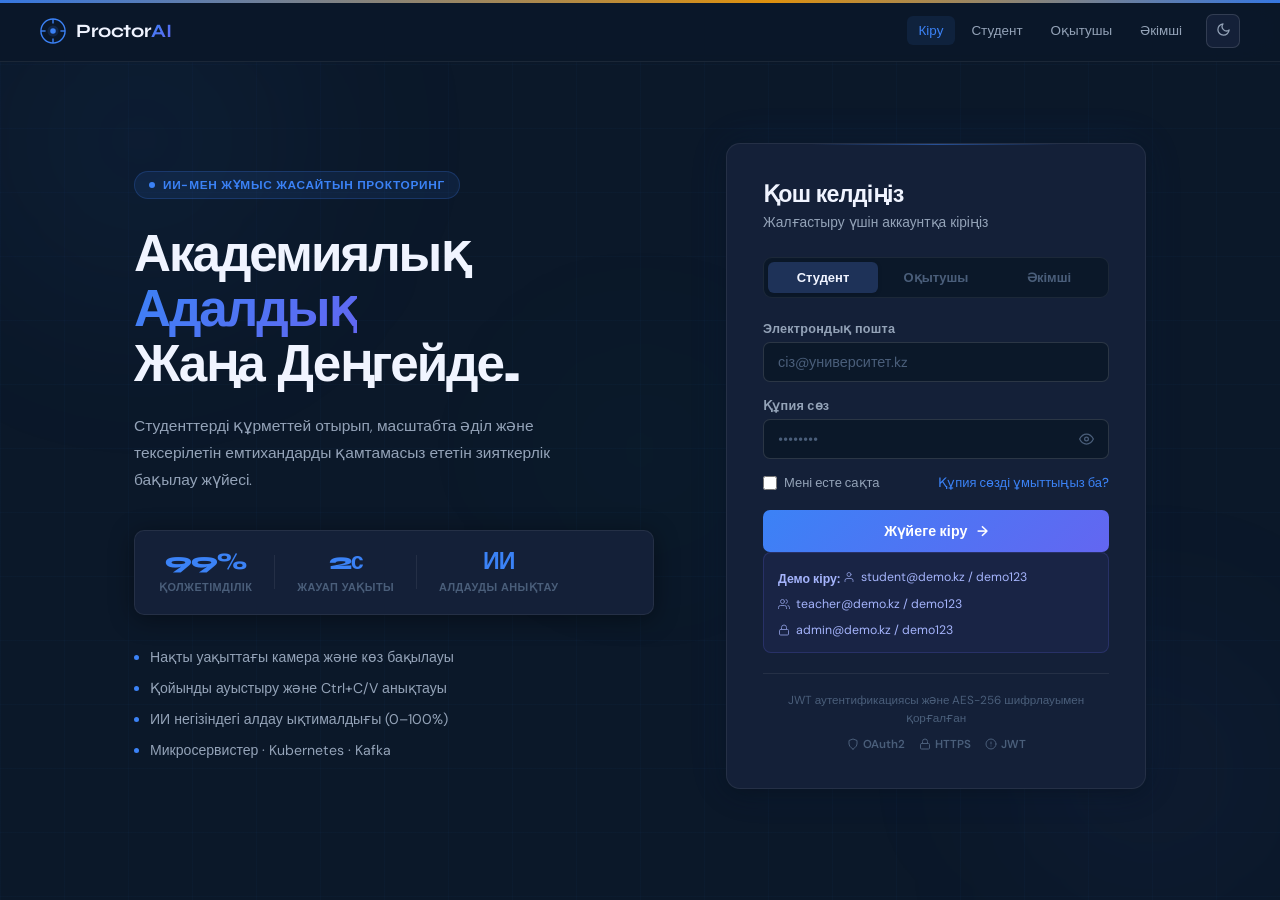
<file: proktorai-kz/index.html>
<!DOCTYPE html>
<html lang="kk">
<head>
  <meta charset="UTF-8" />
  <meta name="viewport" content="width=device-width, initial-scale=1.0" />
  <title>ProctorAI — Зияткерлік Емтихан Бақылауы</title>
  <link rel="stylesheet" href="css/global.css" />
  <link rel="stylesheet" href="css/login.css" />
  <link rel="preconnect" href="https://fonts.googleapis.com">
  <link href="https://fonts.googleapis.com/css2?family=Syne:wght@400;600;700;800&family=DM+Sans:ital,wght@0,300;0,400;0,500;1,300&display=swap" rel="stylesheet">
  <script src="js/theme.js"></script>
</head>
<body>

  <div class="grid-bg"></div>
  <div class="orb orb-1"></div>
  <div class="orb orb-2"></div>
  <div class="orb orb-3"></div>

  <nav class="navbar">
    <a href="index.html" class="nav-logo">
      <div class="logo-icon">
        <svg width="26" height="26" viewBox="0 0 28 28" fill="none">
          <circle cx="14" cy="14" r="13" stroke="var(--accent)" stroke-width="1.5"/>
          <circle cx="14" cy="14" r="6" fill="var(--accent)" opacity="0.15"/>
          <circle cx="14" cy="14" r="3" fill="var(--accent)"/>
          <line x1="14" y1="1" x2="14" y2="6" stroke="var(--accent)" stroke-width="1.5"/>
          <line x1="14" y1="22" x2="14" y2="27" stroke="var(--accent)" stroke-width="1.5"/>
          <line x1="1" y1="14" x2="6" y2="14" stroke="var(--accent)" stroke-width="1.5"/>
          <line x1="22" y1="14" x2="27" y2="14" stroke="var(--accent)" stroke-width="1.5"/>
        </svg>
      </div>
      <span class="logo-text">Proctor<em>AI</em></span>
    </a>
    <div class="nav-links">
      <a href="index.html" class="nav-link active">Кіру</a>
      <a href="pages/student-dashboard.html" class="nav-link">Студент</a>
      <a href="pages/teacher-dashboard.html" class="nav-link">Оқытушы</a>
      <a href="pages/admin-dashboard.html" class="nav-link">Әкімші</a>
      <button class="theme-toggle" onclick="toggleTheme()" aria-label="Тақырыпты ауыстыру">
        <span class="theme-icon-dark">
          <svg viewBox="0 0 24 24" fill="none" stroke="currentColor" stroke-width="2" stroke-linecap="round" stroke-linejoin="round"><path d="M21 12.79A9 9 0 1 1 11.21 3 7 7 0 0 0 21 12.79z"/></svg>
        </span>
        <span class="theme-icon-light">
          <svg viewBox="0 0 24 24" fill="none" stroke="currentColor" stroke-width="2" stroke-linecap="round" stroke-linejoin="round"><circle cx="12" cy="12" r="5"/><line x1="12" y1="1" x2="12" y2="3"/><line x1="12" y1="21" x2="12" y2="23"/><line x1="4.22" y1="4.22" x2="5.64" y2="5.64"/><line x1="18.36" y1="18.36" x2="19.78" y2="19.78"/><line x1="1" y1="12" x2="3" y2="12"/><line x1="21" y1="12" x2="23" y2="12"/><line x1="4.22" y1="19.78" x2="5.64" y2="18.36"/><line x1="18.36" y1="5.64" x2="19.78" y2="4.22"/></svg>
        </span>
      </button>
    </div>
  </nav>

  <main class="login-main">
    <div class="login-left">
      <div class="hero-badge">ИИ-мен Жұмыс Жасайтын Прокторинг</div>
      <h1 class="hero-title">Академиялық<br/><span class="gradient-text">Адалдық</span><br/>Жаңа Деңгейде.</h1>
      <p class="hero-sub">Студенттерді құрметтей отырып, масштабта әділ және тексерілетін емтихандарды қамтамасыз ететін зияткерлік бақылау жүйесі.</p>
      <div class="stats-row">
        <div class="stat">
          <span class="stat-num">99%</span>
          <span class="stat-label">Қолжетімділік</span>
        </div>
        <div class="stat-divider"></div>
        <div class="stat">
          <span class="stat-num">2с</span>
          <span class="stat-label">Жауап Уақыты</span>
        </div>
        <div class="stat-divider"></div>
        <div class="stat">
          <span class="stat-num">ИИ</span>
          <span class="stat-label">Алдауды Анықтау</span>
        </div>
      </div>
      <div class="features-list">
        <div class="feature-item">
          <div class="feat-dot"></div>
          <span>Нақты уақыттағы камера және көз бақылауы</span>
        </div>
        <div class="feature-item">
          <div class="feat-dot"></div>
          <span>Қойынды ауыстыру және Ctrl+C/V анықтауы</span>
        </div>
        <div class="feature-item">
          <div class="feat-dot"></div>
          <span>ИИ негізіндегі алдау ықтималдығы (0–100%)</span>
        </div>
        <div class="feature-item">
          <div class="feat-dot"></div>
          <span>Микросервистер · Kubernetes · Kafka</span>
        </div>
      </div>
    </div>

    <div class="login-right">
      <div class="login-card">
        <div class="card-header">
          <h2>Қош келдіңіз</h2>
          <p>Жалғастыру үшін аккаунтқа кіріңіз</p>
        </div>
        <div class="role-tabs">
          <button class="role-tab active" data-role="student">Студент</button>
          <button class="role-tab" data-role="teacher">Оқытушы</button>
          <button class="role-tab" data-role="admin">Әкімші</button>
        </div>
        <form class="login-form" id="loginForm">
          <div class="form-group">
            <label>Электрондық пошта</label>
            <input type="email" placeholder="сіз@университет.kz" autocomplete="email" />
          </div>
          <div class="form-group">
            <label>Құпия сөз</label>
            <div class="input-wrap">
              <input type="password" placeholder="••••••••" id="passInput" autocomplete="current-password" />
              <button type="button" class="toggle-pass" onclick="togglePass()">
                <svg viewBox="0 0 24 24" fill="none" stroke="currentColor" stroke-width="2" stroke-linecap="round" stroke-linejoin="round"><path d="M1 12s4-8 11-8 11 8 11 8-4 8-11 8-11-8-11-8z"/><circle cx="12" cy="12" r="3"/></svg>
              </button>
            </div>
          </div>
          <div class="form-row">
            <label class="checkbox-label">
              <input type="checkbox" /> Мені есте сақта
            </label>
            <a href="#" class="forgot-link">Құпия сөзді ұмыттыңыз ба?</a>
          </div>
          <button type="submit" class="btn-login" id="loginBtn">
            <span class="btn-text">Жүйеге кіру</span>
            <span class="btn-arrow">→</span>
          </button>
        </form>
        <div class="demo-hint">
          <strong>Демо кіру:</strong>
          <div class="demo-role">
            <svg viewBox="0 0 24 24" fill="none" stroke="currentColor" stroke-width="2" stroke-linecap="round" stroke-linejoin="round"><path d="M20 21v-2a4 4 0 0 0-4-4H8a4 4 0 0 0-4 4v2"/><circle cx="12" cy="7" r="4"/></svg>
            student@demo.kz / demo123
          </div>
          <div class="demo-role">
            <svg viewBox="0 0 24 24" fill="none" stroke="currentColor" stroke-width="2" stroke-linecap="round" stroke-linejoin="round"><path d="M17 21v-2a4 4 0 0 0-4-4H5a4 4 0 0 0-4 4v2"/><circle cx="9" cy="7" r="4"/><path d="M23 21v-2a4 4 0 0 0-3-3.87"/><path d="M16 3.13a4 4 0 0 1 0 7.75"/></svg>
            teacher@demo.kz / demo123
          </div>
          <div class="demo-role">
            <svg viewBox="0 0 24 24" fill="none" stroke="currentColor" stroke-width="2" stroke-linecap="round" stroke-linejoin="round"><rect x="3" y="11" width="18" height="11" rx="2" ry="2"/><path d="M7 11V7a5 5 0 0 1 10 0v4"/></svg>
            admin@demo.kz / demo123
          </div>
        </div>
        <div class="card-footer">
          <p>JWT аутентификациясы және AES-256 шифрлауымен қорғалған</p>
          <div class="security-icons">
            <span>
              <svg viewBox="0 0 24 24" fill="none" stroke="currentColor" stroke-width="2" stroke-linecap="round" stroke-linejoin="round"><path d="M12 22s8-4 8-10V5l-8-3-8 3v7c0 6 8 10 8 10z"/></svg>
              OAuth2
            </span>
            <span>
              <svg viewBox="0 0 24 24" fill="none" stroke="currentColor" stroke-width="2" stroke-linecap="round" stroke-linejoin="round"><rect x="3" y="11" width="18" height="11" rx="2" ry="2"/><path d="M7 11V7a5 5 0 0 1 10 0v4"/></svg>
              HTTPS
            </span>
            <span>
              <svg viewBox="0 0 24 24" fill="none" stroke="currentColor" stroke-width="2" stroke-linecap="round" stroke-linejoin="round"><circle cx="12" cy="12" r="10"/><line x1="12" y1="8" x2="12" y2="12"/><line x1="12" y1="16" x2="12.01" y2="16"/></svg>
              JWT
            </span>
          </div>
        </div>
      </div>
    </div>
  </main>

  <script src="js/api.js"></script>
  <script src="js/login.js"></script>
</body>
</html>
</file>
<file: proktorai-kz/css/global.css>
/* ===== DESIGN TOKENS — DARK (default) ===== */
:root {
  --bg:            #0b1829;
  --bg-2:          #0f1f34;
  --surface:       #142038;
  --surface-2:     #1a2a4a;
  --surface-3:     #1e3258;
  --border:        rgba(255,255,255,0.07);
  --border-2:      rgba(255,255,255,0.13);
  --accent:        #3b82f6;
  --accent-2:      #6366f1;
  --accent-warm:   #f59e0b;
  --accent-green:  #10b981;
  --accent-yellow: #f59e0b;
  --text-primary:  #f0f4ff;
  --text-secondary:#94a3b8;
  --text-muted:    #4a5e7a;
  --font-display:  'Syne', sans-serif;
  --font-body:     'DM Sans', sans-serif;
  --radius:        10px;
  --radius-sm:     7px;
  --shadow-glow:   0 0 40px rgba(59,130,246,0.1);
  --shadow-card:   0 4px 24px rgba(0,0,0,0.4);
  --transition:    0.2s cubic-bezier(0.4,0,0.2,1);
  --navbar-bg:     rgba(11,24,41,0.94);
  --sidebar-bg:    #0f1f34;
}

/* ===== LIGHT THEME ===== */
[data-theme="light"] {
  --bg:            #f8fafc;
  --bg-2:          #f1f5f9;
  --surface:       #ffffff;
  --surface-2:     #f8fafc;
  --surface-3:     #f1f5f9;
  --border:        rgba(15,23,42,0.08);
  --border-2:      rgba(15,23,42,0.14);
  --accent:        #1d4ed8;
  --accent-2:      #4f46e5;
  --accent-warm:   #d97706;
  --accent-green:  #059669;
  --accent-yellow: #d97706;
  --text-primary:  #0f172a;
  --text-secondary:#334155;
  --text-muted:    #94a3b8;
  --shadow-glow:   0 0 40px rgba(29,78,216,0.06);
  --shadow-card:   0 1px 3px rgba(15,23,42,0.07), 0 4px 16px rgba(15,23,42,0.05);
  --navbar-bg:     rgba(255,255,255,0.96);
  --sidebar-bg:    #ffffff;
}

/* ===== RESET ===== */
*, *::before, *::after {
  box-sizing: border-box;
  margin: 0;
  padding: 0;
}
html {
  font-size: 16px;
  -webkit-font-smoothing: antialiased;
  -moz-osx-font-smoothing: grayscale;
  transition: background-color 0.3s ease, color 0.3s ease;
}
body {
  background: var(--bg);
  color: var(--text-primary);
  font-family: var(--font-body);
  font-weight: 400;
  min-height: 100vh;
  overflow-x: hidden;
}

/* ===== BACKGROUND ===== */
.grid-bg {
  position: fixed;
  inset: 0;
  background-image:
    linear-gradient(rgba(59,130,246,0.03) 1px, transparent 1px),
    linear-gradient(90deg, rgba(59,130,246,0.03) 1px, transparent 1px);
  background-size: 64px 64px;
  pointer-events: none;
  z-index: 0;
}
[data-theme="light"] .grid-bg {
  background-image:
    linear-gradient(rgba(29,78,216,0.028) 1px, transparent 1px),
    linear-gradient(90deg, rgba(29,78,216,0.028) 1px, transparent 1px);
  opacity: 0.7;
}

.orb {
  position: fixed;
  border-radius: 50%;
  filter: blur(90px);
  pointer-events: none;
  z-index: 0;
}
.orb-1 {
  width: 480px; height: 480px;
  background: radial-gradient(circle, rgba(59,130,246,0.08) 0%, transparent 70%);
  top: -100px; left: -100px;
}
.orb-2 {
  width: 380px; height: 380px;
  background: radial-gradient(circle, rgba(99,102,241,0.07) 0%, transparent 70%);
  bottom: -60px; right: -60px;
}
.orb-3 {
  width: 260px; height: 260px;
  background: radial-gradient(circle, rgba(16,185,129,0.05) 0%, transparent 70%);
  top: 50%; left: 50%;
  transform: translate(-50%, -50%);
}
[data-theme="light"] .orb-1 { background: radial-gradient(circle, rgba(29,78,216,0.05) 0%, transparent 70%); }
[data-theme="light"] .orb-2 { background: radial-gradient(circle, rgba(79,70,229,0.04) 0%, transparent 70%); }
[data-theme="light"] .orb-3 { background: radial-gradient(circle, rgba(5,150,105,0.03) 0%, transparent 70%); }

/* ===== NAVBAR — INSTITUTIONAL ===== */
.navbar {
  position: fixed;
  top: 0; left: 0; right: 0;
  height: 62px;
  display: flex;
  align-items: center;
  justify-content: space-between;
  padding: 0 40px;
  background: var(--navbar-bg);
  backdrop-filter: blur(18px) saturate(160%);
  -webkit-backdrop-filter: blur(18px) saturate(160%);
  border-bottom: 1px solid var(--border);
  z-index: 100;
  transition: background 0.3s ease, border-color 0.3s ease;
}
.navbar::before {
  content: '';
  position: absolute;
  top: 0; left: 0; right: 0;
  height: 3px;
  background: linear-gradient(90deg, var(--accent) 0%, var(--accent-warm) 60%, var(--accent) 100%);
  opacity: 0.9;
}
[data-theme="light"] .navbar::before { opacity: 0.75; }

.nav-logo {
  display: flex;
  align-items: center;
  gap: 10px;
  text-decoration: none;
  color: inherit;
}
.logo-icon { display: flex; align-items: center; }
.logo-text {
  font-family: var(--font-display);
  font-size: 1.18rem;
  font-weight: 700;
  letter-spacing: -0.02em;
  color: var(--text-primary);
}
.logo-text em {
  font-style: normal;
  background: linear-gradient(135deg, var(--accent), var(--accent-2));
  -webkit-background-clip: text;
  -webkit-text-fill-color: transparent;
  background-clip: text;
}

.nav-links {
  display: flex;
  align-items: center;
  gap: 4px;
}
.nav-link {
  font-family: var(--font-body);
  font-size: 0.84rem;
  font-weight: 500;
  color: var(--text-secondary);
  text-decoration: none;
  padding: 6px 12px;
  border-radius: 6px;
  transition: var(--transition);
  display: inline-flex;
  align-items: center;
  gap: 6px;
}
.nav-link:hover {
  color: var(--text-primary);
  background: var(--surface-2);
}
.nav-link.active {
  color: var(--accent);
  background: rgba(59,130,246,0.1);
}
[data-theme="light"] .nav-link.active { background: rgba(29,78,216,0.09); }

/* ===== THEME TOGGLE ===== */
.theme-toggle {
  width: 34px; height: 34px;
  border-radius: 7px;
  border: 1px solid var(--border-2);
  background: var(--surface);
  color: var(--text-secondary);
  cursor: pointer;
  display: inline-flex;
  align-items: center;
  justify-content: center;
  transition: var(--transition);
  margin-left: 8px;
  flex-shrink: 0;
  outline: none;
}
.theme-toggle svg { width: 15px; height: 15px; }
.theme-toggle:hover {
  background: var(--surface-3);
  color: var(--accent-warm);
  border-color: var(--accent-warm);
  transform: scale(1.05);
}
html:not([data-theme="light"]) .theme-icon-light { display: none; }
html[data-theme="light"] .theme-icon-dark { display: none; }

/* ===== GRADIENT TEXT ===== */
.gradient-text {
  background: linear-gradient(135deg, var(--accent), var(--accent-2));
  -webkit-background-clip: text;
  -webkit-text-fill-color: transparent;
  background-clip: text;
}

/* ===== SCROLLBAR ===== */
::-webkit-scrollbar { width: 5px; }
::-webkit-scrollbar-track { background: transparent; }
::-webkit-scrollbar-thumb { background: var(--surface-3); border-radius: 3px; }
::-webkit-scrollbar-thumb:hover { background: var(--border-2); }

/* ===== BUTTONS ===== */
.btn {
  display: inline-flex;
  align-items: center;
  gap: 7px;
  padding: 9px 18px;
  border-radius: var(--radius-sm);
  font-family: var(--font-body);
  font-size: 0.865rem;
  font-weight: 500;
  cursor: pointer;
  border: none;
  transition: var(--transition);
  text-decoration: none;
  white-space: nowrap;
}
.btn svg { width: 15px; height: 15px; flex-shrink: 0; }
.btn-primary {
  background: linear-gradient(135deg, var(--accent), var(--accent-2));
  color: #fff;
}
.btn-primary:hover {
  opacity: 0.88;
  transform: translateY(-1px);
  box-shadow: 0 5px 18px rgba(59,130,246,0.3);
}
[data-theme="light"] .btn-primary:hover { box-shadow: 0 5px 18px rgba(29,78,216,0.22); }
.btn-ghost {
  background: transparent;
  color: var(--text-secondary);
  border: 1px solid var(--border-2);
}
.btn-ghost:hover {
  color: var(--text-primary);
  background: var(--surface-2);
}
.btn-danger {
  background: rgba(239,68,68,0.1);
  color: #ef4444;
  border: 1px solid rgba(239,68,68,0.2);
}
.btn-danger:hover { background: rgba(239,68,68,0.16); }
[data-theme="light"] .btn-danger { background: rgba(220,38,38,0.07); color: #dc2626; border-color: rgba(220,38,38,0.18); }

/* ===== CARDS ===== */
.card {
  background: var(--surface);
  border: 1px solid var(--border);
  border-radius: var(--radius);
  padding: 24px;
  transition: var(--transition);
  box-shadow: var(--shadow-card);
}
.card:hover { border-color: var(--border-2); }
[data-theme="light"] .card {
  box-shadow: 0 1px 4px rgba(15,23,42,0.06), 0 4px 14px rgba(15,23,42,0.04);
}
[data-theme="light"] .card:hover {
  box-shadow: 0 4px 20px rgba(15,23,42,0.09), 0 2px 6px rgba(15,23,42,0.05);
}

/* ===== BADGES ===== */
.badge {
  display: inline-flex;
  align-items: center;
  gap: 5px;
  padding: 3px 10px;
  border-radius: 20px;
  font-size: 0.72rem;
  font-weight: 700;
  letter-spacing: 0.04em;
  text-transform: uppercase;
}
.badge svg { width: 11px; height: 11px; }
.badge-blue   { background: rgba(59,130,246,0.13); color: var(--accent); }
.badge-green  { background: rgba(16,185,129,0.13); color: var(--accent-green); }
.badge-yellow { background: rgba(245,158,11,0.14); color: var(--accent-yellow); }
.badge-red    { background: rgba(239,68,68,0.13);  color: #ef4444; }

[data-theme="light"] .badge-blue   { background: rgba(29,78,216,0.09);  color: #1d4ed8; }
[data-theme="light"] .badge-green  { background: rgba(5,150,105,0.09);  color: #059669; }
[data-theme="light"] .badge-yellow { background: rgba(217,119,6,0.1);   color: #d97706; }
[data-theme="light"] .badge-red    { background: rgba(220,38,38,0.09);  color: #dc2626; }

/* ===== STATUS DOT ===== */
.status-dot {
  width: 7px; height: 7px;
  border-radius: 50%;
  display: inline-block;
}
.status-dot.online  { background: var(--accent-green); box-shadow: 0 0 5px var(--accent-green); }
.status-dot.warning { background: var(--accent-yellow); box-shadow: 0 0 5px var(--accent-yellow); }
.status-dot.danger  { background: #ef4444; box-shadow: 0 0 5px #ef4444; }
.status-dot.offline { background: var(--text-muted); }

/* ===== DASHBOARD LAYOUT ===== */
.app-layout {
  display: flex;
  min-height: 100vh;
  padding-top: 62px;
}
.sidebar {
  width: 242px;
  min-height: calc(100vh - 62px);
  background: var(--sidebar-bg);
  border-right: 1px solid var(--border);
  padding: 22px 12px;
  position: fixed;
  top: 62px; left: 0; bottom: 0;
  overflow-y: auto;
  z-index: 50;
  transition: background 0.3s ease, border-color 0.3s ease;
}
[data-theme="light"] .sidebar {
  box-shadow: 2px 0 12px rgba(15,23,42,0.04);
}
.main-content {
  margin-left: 242px;
  flex: 1;
  padding: 32px 40px;
  position: relative;
  z-index: 1;
}

.sidebar-section { margin-bottom: 24px; }
.sidebar-label {
  font-size: 0.66rem;
  font-weight: 700;
  letter-spacing: 0.12em;
  text-transform: uppercase;
  color: var(--text-muted);
  padding: 0 10px;
  margin-bottom: 6px;
}
.sidebar-item {
  display: flex;
  align-items: center;
  gap: 9px;
  padding: 8px 10px;
  border-radius: 7px;
  color: var(--text-secondary);
  font-size: 0.86rem;
  font-weight: 500;
  cursor: pointer;
  transition: var(--transition);
  text-decoration: none;
  margin-bottom: 1px;
}
.sidebar-item:hover {
  color: var(--text-primary);
  background: var(--surface-2);
}
[data-theme="light"] .sidebar-item:hover { background: var(--bg-2); }
.sidebar-item.active {
  color: var(--accent);
  background: rgba(59,130,246,0.1);
  font-weight: 600;
}
[data-theme="light"] .sidebar-item.active { background: rgba(29,78,216,0.09); }

/* Icon in sidebar — supports both emoji and SVG */
.sidebar-item .icon {
  width: 18px;
  height: 18px;
  flex-shrink: 0;
  display: flex;
  align-items: center;
  justify-content: center;
  font-size: 0.95rem;
  line-height: 1;
}
.sidebar-item .icon svg {
  width: 15px;
  height: 15px;
  stroke: currentColor;
}
.sidebar-item .badge-count {
  margin-left: auto;
  background: var(--accent);
  color: #fff;
  font-size: 0.66rem;
  font-weight: 700;
  padding: 2px 6px;
  border-radius: 10px;
  min-width: 18px;
  text-align: center;
}

/* ===== NAV ICON (for inline SVG icons) ===== */
.nav-icon {
  width: 15px;
  height: 15px;
  flex-shrink: 0;
  stroke: currentColor;
  fill: none;
  stroke-width: 2;
  stroke-linecap: round;
  stroke-linejoin: round;
}

/* ===== PAGE HEADER ===== */
.page-header { margin-bottom: 30px; }
.page-header h1 {
  font-family: var(--font-display);
  font-size: 1.85rem;
  font-weight: 700;
  letter-spacing: -0.03em;
  margin-bottom: 5px;
  line-height: 1.2;
}
.page-header p {
  color: var(--text-secondary);
  font-size: 0.92rem;
  line-height: 1.6;
}

/* ===== GRID LAYOUTS ===== */
.grid-2 { display: grid; grid-template-columns: 1fr 1fr; gap: 20px; }
.grid-3 { display: grid; grid-template-columns: repeat(3, 1fr); gap: 20px; }
.grid-4 { display: grid; grid-template-columns: repeat(4, 1fr); gap: 18px; }

/* ===== STAT CARD ===== */
.stat-card {
  background: var(--surface);
  border: 1px solid var(--border);
  border-radius: var(--radius);
  padding: 20px 22px;
  position: relative;
  overflow: hidden;
  box-shadow: var(--shadow-card);
  transition: var(--transition);
}
[data-theme="light"] .stat-card {
  box-shadow: 0 1px 4px rgba(15,23,42,0.06), 0 4px 14px rgba(15,23,42,0.04);
}
[data-theme="light"] .stat-card:hover {
  box-shadow: 0 5px 18px rgba(15,23,42,0.09);
  transform: translateY(-1px);
}
.stat-card::before {
  content: '';
  position: absolute;
  top: 0; left: 0; right: 0;
  height: 3px;
  border-radius: var(--radius) var(--radius) 0 0;
}
.stat-card.blue::before   { background: linear-gradient(90deg, var(--accent), transparent); }
.stat-card.green::before  { background: linear-gradient(90deg, var(--accent-green), transparent); }
.stat-card.purple::before { background: linear-gradient(90deg, var(--accent-2), transparent); }
.stat-card.orange::before { background: linear-gradient(90deg, var(--accent-warm), transparent); }

.stat-card-icon {
  width: 36px; height: 36px;
  margin-bottom: 14px;
  display: flex; align-items: center; justify-content: center;
  border-radius: 8px;
  background: var(--surface-2);
}
.stat-card-icon svg { width: 18px; height: 18px; stroke: currentColor; }
.stat-card.blue   .stat-card-icon { color: var(--accent); }
.stat-card.green  .stat-card-icon { color: var(--accent-green); }
.stat-card.purple .stat-card-icon { color: var(--accent-2); }
.stat-card.orange .stat-card-icon { color: var(--accent-warm); }

.stat-card-value {
  font-family: var(--font-display);
  font-size: 2rem;
  font-weight: 800;
  letter-spacing: -0.04em;
  margin-bottom: 4px;
  line-height: 1;
}
.stat-card-label { font-size: 0.79rem; color: var(--text-secondary); font-weight: 500; }
.stat-card-change {
  position: absolute;
  top: 20px; right: 18px;
  font-size: 0.74rem;
  font-weight: 600;
}
.stat-card-change.up   { color: var(--accent-green); }
.stat-card-change.down { color: #ef4444; }
[data-theme="light"] .stat-card-change.down { color: #dc2626; }

/* ===== TABLE ===== */
.data-table { width: 100%; border-collapse: collapse; }
.data-table th {
  font-size: 0.72rem;
  font-weight: 700;
  letter-spacing: 0.07em;
  text-transform: uppercase;
  color: var(--text-muted);
  padding: 10px 16px;
  text-align: left;
  border-bottom: 1px solid var(--border);
}
.data-table td {
  padding: 12px 16px;
  font-size: 0.875rem;
  color: var(--text-secondary);
  border-bottom: 1px solid var(--border);
  transition: var(--transition);
}
.data-table tr:hover td {
  background: var(--surface-2);
  color: var(--text-primary);
}
.data-table tr:last-child td { border-bottom: none; }

/* ===== PROGRESS BAR ===== */
.progress-bar {
  height: 5px;
  background: var(--surface-3);
  border-radius: 3px;
  overflow: hidden;
}
.progress-fill { height: 100%; border-radius: 3px; transition: width 0.7s ease; }
.progress-fill.blue  { background: linear-gradient(90deg, var(--accent), var(--accent-2)); }
.progress-fill.green { background: linear-gradient(90deg, var(--accent-green), #34d399); }
.progress-fill.red   { background: linear-gradient(90deg, #ef4444, #f97316); }
[data-theme="light"] .progress-fill.red { background: linear-gradient(90deg, #dc2626, #f97316); }

/* ===== ALERTS ===== */
.alert {
  display: flex;
  align-items: flex-start;
  gap: 12px;
  padding: 12px 15px;
  border-radius: var(--radius-sm);
  border-left: 3px solid;
  margin-bottom: 10px;
  font-size: 0.875rem;
  line-height: 1.5;
}
.alert svg { width: 16px; height: 16px; flex-shrink: 0; margin-top: 1px; }
.alert-warn   { background: rgba(245,158,11,0.08); border-color: var(--accent-yellow); color: #d4a010; }
.alert-danger { background: rgba(239,68,68,0.08);  border-color: #ef4444; color: #f87171; }
.alert-info   { background: rgba(59,130,246,0.08); border-color: var(--accent); color: #60a5fa; }

[data-theme="light"] .alert-warn   { background: rgba(217,119,6,0.07);  color: #92400e; }
[data-theme="light"] .alert-danger { background: rgba(220,38,38,0.07);  color: #991b1b; }
[data-theme="light"] .alert-info   { background: rgba(29,78,216,0.07);  color: #1e3a8a; }

/* ===== SECTION DIVIDER ===== */
.section-divider {
  height: 1px;
  background: var(--border);
  margin: 22px 0;
}

/* ===== ANIMATIONS ===== */
@keyframes fadeIn {
  from { opacity: 0; transform: translateY(8px); }
  to   { opacity: 1; transform: translateY(0); }
}
@keyframes pulse-dot {
  0%, 100% { opacity: 1; transform: scale(1); }
  50%       { opacity: 0.5; transform: scale(1.3); }
}
@keyframes spin { to { transform: rotate(360deg); } }
@keyframes slideIn {
  from { opacity: 0; transform: translateX(-8px); }
  to   { opacity: 1; transform: translateX(0); }
}

.fade-in   { animation: fadeIn 0.35s ease both; }
.fade-in-1 { animation: fadeIn 0.35s 0.08s ease both; }
.fade-in-2 { animation: fadeIn 0.35s 0.16s ease both; }
.fade-in-3 { animation: fadeIn 0.35s 0.24s ease both; }
</file>
<file: proktorai-kz/css/login.css>
/* ===== LOGIN PAGE ===== */
.login-main {
  display: flex;
  align-items: center;
  justify-content: center;
  min-height: 100vh;
  padding: 80px 48px 48px;
  gap: 72px;
  position: relative;
  z-index: 1;
}

/* ─── Left column ─── */
.login-left {
  flex: 1;
  max-width: 520px;
  animation: fadeIn 0.55s ease both;
}

.hero-badge {
  display: inline-flex;
  align-items: center;
  gap: 8px;
  padding: 5px 14px;
  background: rgba(59,130,246,0.1);
  border: 1px solid rgba(59,130,246,0.22);
  border-radius: 20px;
  font-size: 0.74rem;
  font-weight: 700;
  letter-spacing: 0.06em;
  text-transform: uppercase;
  color: var(--accent);
  margin-bottom: 28px;
}
.hero-badge::before {
  content: '';
  width: 6px; height: 6px;
  border-radius: 50%;
  background: var(--accent);
  animation: pulse-dot 1.6s ease infinite;
}
[data-theme="light"] .hero-badge {
  background: rgba(29,78,216,0.07);
  border-color: rgba(29,78,216,0.2);
}

.hero-title {
  font-family: var(--font-display);
  font-size: clamp(2.4rem, 4vw, 3.6rem);
  font-weight: 800;
  line-height: 1.08;
  letter-spacing: -0.04em;
  margin-bottom: 20px;
}

.hero-sub {
  font-size: 0.97rem;
  color: var(--text-secondary);
  line-height: 1.75;
  max-width: 420px;
  margin-bottom: 36px;
  font-weight: 300;
}

/* ─── Stats row ─── */
.stats-row {
  display: flex;
  align-items: center;
  gap: 22px;
  margin-bottom: 32px;
  padding: 18px 24px;
  background: var(--surface);
  border: 1px solid var(--border);
  border-radius: var(--radius);
  box-shadow: var(--shadow-card);
}
[data-theme="light"] .stats-row {
  box-shadow: 0 1px 4px rgba(15,23,42,0.06), 0 4px 14px rgba(15,23,42,0.04);
}
.stat { text-align: center; }
.stat-num {
  display: block;
  font-family: var(--font-display);
  font-size: 1.45rem;
  font-weight: 800;
  letter-spacing: -0.04em;
  color: var(--accent);
  line-height: 1.1;
}
.stat-label {
  font-size: 0.68rem;
  color: var(--text-muted);
  font-weight: 600;
  letter-spacing: 0.04em;
  text-transform: uppercase;
  margin-top: 2px;
}
.stat-divider {
  width: 1px;
  height: 34px;
  background: var(--border);
  flex-shrink: 0;
}

/* ─── Features list ─── */
.features-list {
  display: flex;
  flex-direction: column;
  gap: 10px;
}
.feature-item {
  display: flex;
  align-items: center;
  gap: 11px;
  font-size: 0.88rem;
  color: var(--text-secondary);
  font-weight: 400;
  line-height: 1.5;
}
.feat-dot {
  width: 5px; height: 5px;
  border-radius: 50%;
  background: var(--accent);
  flex-shrink: 0;
}

/* ─── Right column — login card ─── */
.login-right {
  flex-shrink: 0;
  width: 420px;
  animation: fadeIn 0.55s 0.15s ease both;
}

.login-card {
  background: var(--surface);
  border: 1px solid var(--border);
  border-radius: 14px;
  padding: 36px;
  box-shadow: var(--shadow-card), var(--shadow-glow);
  position: relative;
  overflow: hidden;
}
[data-theme="light"] .login-card {
  box-shadow: 0 6px 32px rgba(15,23,42,0.09), 0 2px 6px rgba(15,23,42,0.05);
}
.login-card::before {
  content: '';
  position: absolute;
  top: 0; left: 20%; right: 20%;
  height: 1px;
  background: linear-gradient(90deg, transparent, var(--accent), transparent);
  opacity: 0.5;
}

.card-header { margin-bottom: 24px; }
.card-header h2 {
  font-family: var(--font-display);
  font-size: 1.45rem;
  font-weight: 700;
  letter-spacing: -0.03em;
  margin-bottom: 4px;
}
.card-header p {
  color: var(--text-secondary);
  font-size: 0.86rem;
  line-height: 1.5;
}

/* ─── Role tabs ─── */
.role-tabs {
  display: flex;
  gap: 3px;
  background: var(--bg);
  border: 1px solid var(--border);
  border-radius: 9px;
  padding: 4px;
  margin-bottom: 22px;
}
[data-theme="light"] .role-tabs { background: var(--surface-2); }
.role-tab {
  flex: 1;
  padding: 7px 6px;
  border: none;
  background: transparent;
  color: var(--text-muted);
  font-family: var(--font-body);
  font-size: 0.81rem;
  font-weight: 600;
  border-radius: 6px;
  cursor: pointer;
  transition: var(--transition);
}
.role-tab.active {
  background: var(--surface-3);
  color: var(--text-primary);
  box-shadow: 0 1px 4px rgba(0,0,0,0.15);
}
[data-theme="light"] .role-tab.active {
  background: var(--surface);
  color: var(--accent);
  box-shadow: 0 1px 4px rgba(15,23,42,0.1);
}
.role-tab:hover:not(.active) { color: var(--text-secondary); }

/* ─── Form ─── */
.login-form {
  display: flex;
  flex-direction: column;
  gap: 15px;
}
.form-group {
  display: flex;
  flex-direction: column;
  gap: 5px;
}
.form-group label {
  font-size: 0.79rem;
  font-weight: 600;
  color: var(--text-secondary);
  letter-spacing: 0.02em;
}
.form-group input {
  padding: 10px 14px;
  background: var(--bg);
  border: 1px solid var(--border-2);
  border-radius: var(--radius-sm);
  color: var(--text-primary);
  font-family: var(--font-body);
  font-size: 0.9rem;
  outline: none;
  transition: var(--transition);
  width: 100%;
}
[data-theme="light"] .form-group input { background: var(--surface-2); }
.form-group input:focus {
  border-color: var(--accent);
  box-shadow: 0 0 0 3px rgba(59,130,246,0.11);
}
[data-theme="light"] .form-group input:focus { box-shadow: 0 0 0 3px rgba(29,78,216,0.11); }
.form-group input::placeholder { color: var(--text-muted); }

.input-wrap { position: relative; }
.input-wrap input { padding-right: 42px; }
.toggle-pass {
  position: absolute;
  right: 11px; top: 50%;
  transform: translateY(-50%);
  background: none; border: none;
  color: var(--text-muted);
  cursor: pointer; padding: 4px;
  display: flex; align-items: center;
  transition: var(--transition);
}
.toggle-pass:hover { color: var(--text-secondary); }
.toggle-pass svg { width: 15px; height: 15px; }

.form-row {
  display: flex;
  align-items: center;
  justify-content: space-between;
  font-size: 0.81rem;
}
.checkbox-label {
  display: flex;
  align-items: center;
  gap: 7px;
  color: var(--text-secondary);
  cursor: pointer;
}
.checkbox-label input[type="checkbox"] {
  width: 14px; height: 14px;
  accent-color: var(--accent);
  cursor: pointer;
}
.forgot-link {
  color: var(--accent);
  text-decoration: none;
  font-weight: 500;
  transition: var(--transition);
}
.forgot-link:hover { opacity: 0.75; }

/* ─── Login button ─── */
.btn-login {
  display: flex;
  align-items: center;
  justify-content: center;
  gap: 9px;
  padding: 12px;
  background: linear-gradient(135deg, var(--accent), var(--accent-2));
  color: #fff;
  font-family: var(--font-body);
  font-size: 0.89rem;
  font-weight: 600;
  border: none;
  border-radius: var(--radius-sm);
  cursor: pointer;
  transition: var(--transition);
  position: relative;
  overflow: hidden;
  margin-top: 4px;
  letter-spacing: 0.01em;
}
.btn-login:hover {
  transform: translateY(-1px);
  box-shadow: 0 7px 22px rgba(59,130,246,0.32);
  opacity: 0.94;
}
[data-theme="light"] .btn-login:hover { box-shadow: 0 7px 22px rgba(29,78,216,0.28); }
.btn-login:active { transform: translateY(0); }
.btn-arrow { transition: transform 0.2s ease; }
.btn-login:hover .btn-arrow { transform: translateX(4px); }

/* ─── Demo hint ─── */
.demo-hint {
  background: rgba(99,102,241,0.07);
  border: 1px solid rgba(99,102,241,0.2);
  border-radius: 8px;
  padding: 10px 14px;
  margin-bottom: 10px;
  font-size: 0.77rem;
  color: #a5b4fc;
  line-height: 1.65;
}
[data-theme="light"] .demo-hint {
  background: rgba(79,70,229,0.06);
  border-color: rgba(79,70,229,0.18);
  color: #4338ca;
}
[data-theme="light"] .demo-hint strong { color: #4338ca; }

.demo-hint .demo-role {
  display: inline-flex;
  align-items: center;
  gap: 6px;
  margin-top: 4px;
}
.demo-hint .demo-role svg { width: 12px; height: 12px; opacity: 0.7; }

/* ─── Card footer ─── */
.card-footer {
  margin-top: 20px;
  padding-top: 18px;
  border-top: 1px solid var(--border);
  text-align: center;
}
.card-footer p {
  font-size: 0.73rem;
  color: var(--text-muted);
  margin-bottom: 9px;
  line-height: 1.5;
}
.security-icons {
  display: flex;
  justify-content: center;
  align-items: center;
  gap: 14px;
  font-size: 0.72rem;
  color: var(--text-muted);
  font-weight: 600;
}
.security-icons span {
  display: inline-flex;
  align-items: center;
  gap: 4px;
}
.security-icons svg { width: 12px; height: 12px; }
</file>
